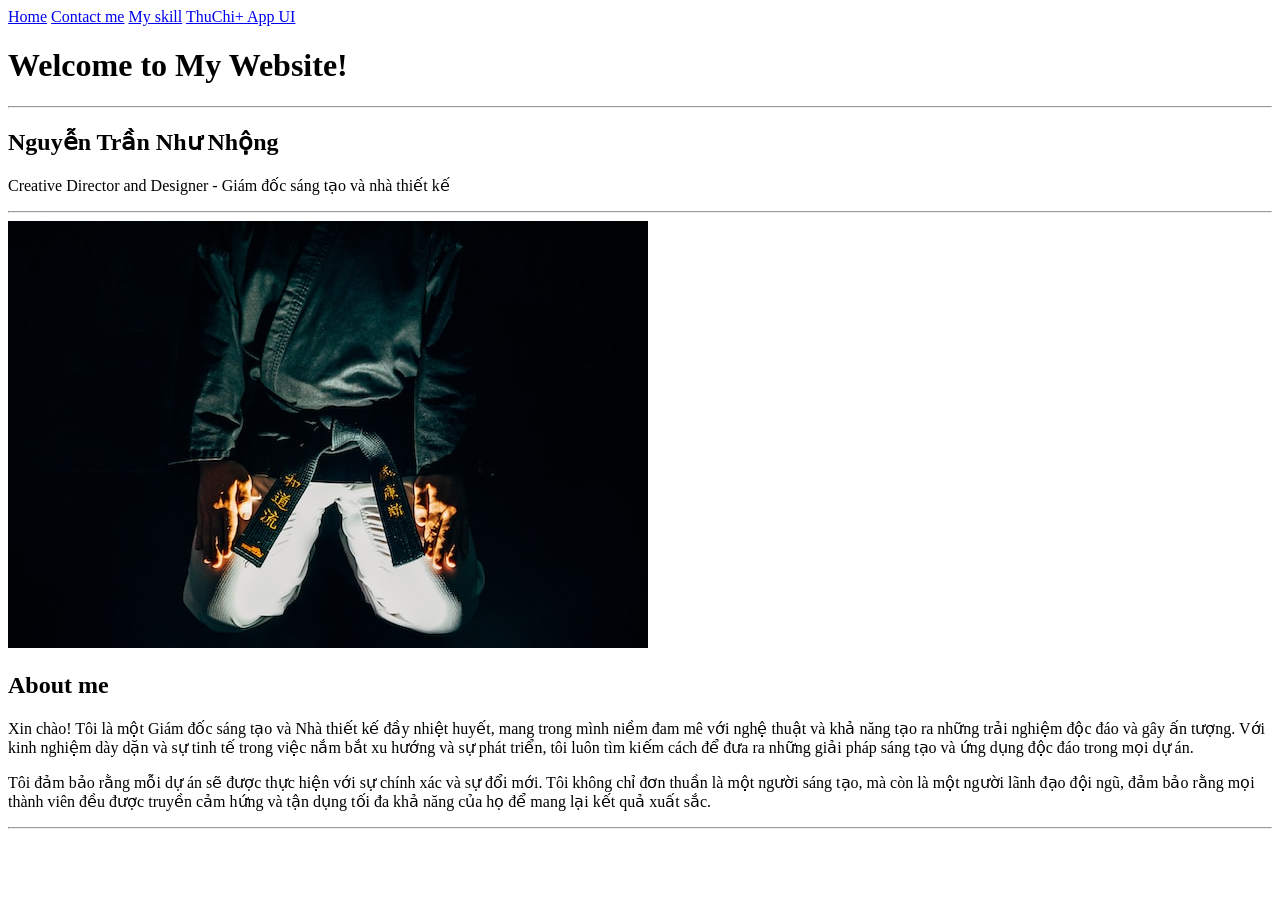
<file: index.html>
<!DOCTYPE html>
<html lang="vi">

<head>
    <meta charset="UTF-8">
    <meta http-equiv="X-UA-Compatible" content="IE=edge">
    <meta name="viewport" content="width=device-width, initial-scale=1.0">
    <title>Bài học multi page Website</title>
</head>

<body>
    <!-- Thêm các link điều hướng -->
    <!-- 1. Điều hướng về trang chủ -->
    <a href="./">Home</a>
    <!-- 2. Điều hướng đến contact.html -->
    <a href="./more-info/contact.html">Contact me</a>
    <!-- 3. Điều hướng đến my-skill.html -->
    <a href="./more-info/my-skill.html">My skill</a>
    <!-- 4. Điều hướng đến project ThuChi+ (expense app UI) -->
    <a href="./expense-app/index.html">ThuChi+ App UI</a>


    <h1>Welcome to My Website!</h1>
    <hr>
    <h2>Nguyễn Trần Như Nhộng</h2>
    <p>Creative Director and Designer - Giám đốc sáng tạo và nhà thiết kế</p>
    <hr>

    <!-- Thêm hình ảnh tuhoc.cc.jpg và khi click chuột sẽ điều hướng đến contact.html  -->
    <a href="./more-info/contact.html"><img src="./assets/images/tuhoc.cc.jpg" alt="tuhoc.cc"></a>
    <h2>About me</h2>
    <p>Xin chào! Tôi là một Giám đốc sáng tạo và Nhà thiết kế đầy nhiệt huyết, mang trong mình niềm đam mê với nghệ
        thuật và khả năng tạo ra những trải nghiệm độc đáo và gây ấn tượng. Với kinh nghiệm dày dặn và sự tinh tế trong
        việc nắm bắt xu hướng và sự phát triển, tôi luôn tìm kiếm cách để đưa ra những giải pháp sáng tạo và ứng dụng
        độc đáo trong mọi dự án.</p>
    <p>Tôi đảm bảo rằng mỗi dự án sẽ được thực hiện với sự chính xác và sự đổi mới. Tôi không chỉ đơn thuần là một người
        sáng tạo, mà còn là một người lãnh đạo đội ngũ, đảm bảo rằng mọi thành viên đều được truyền cảm hứng và tận dụng
        tối đa khả năng của họ để mang lại kết quả xuất sắc.</p>
    <hr>


</body>

</html>
</file>
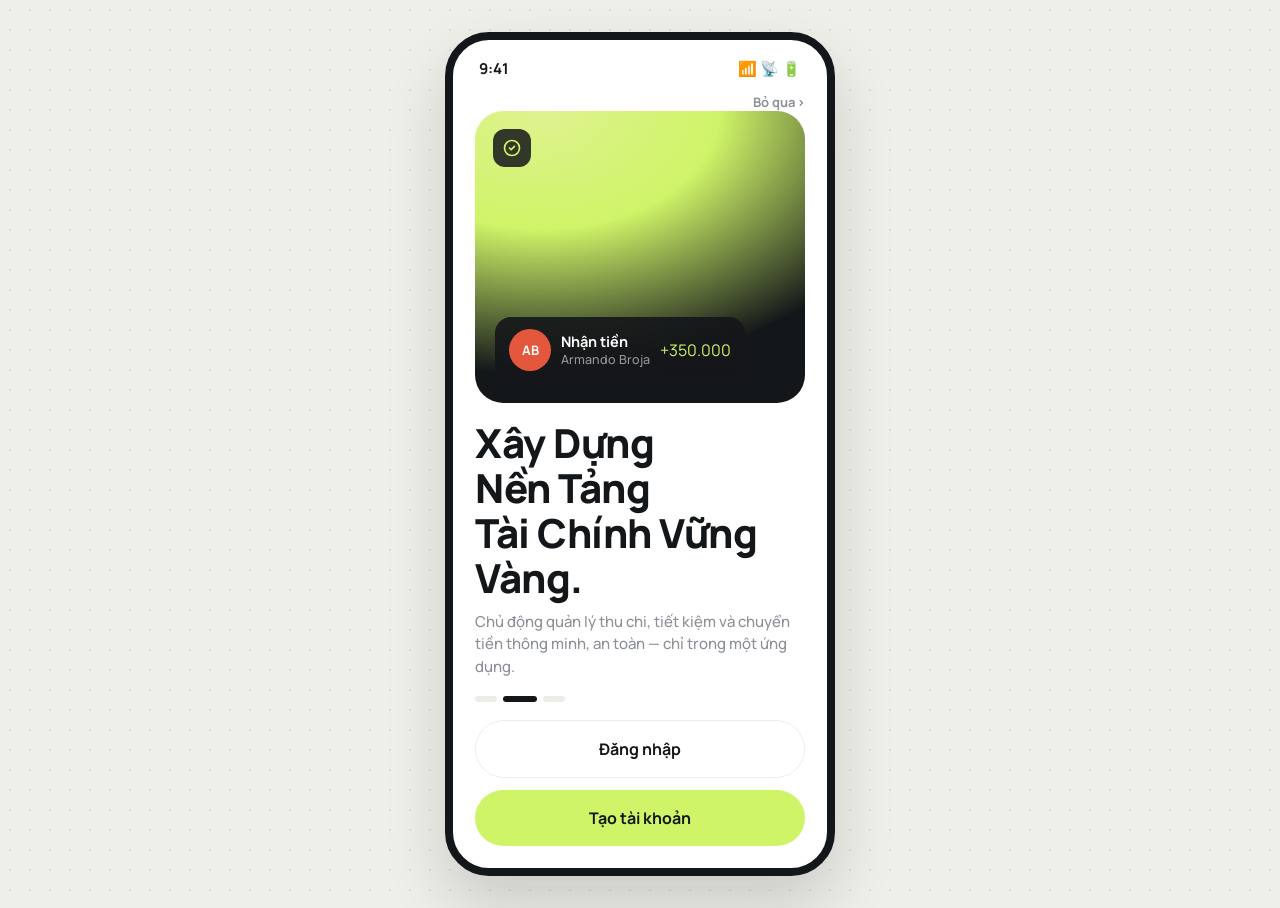
<file: expense-app/index.html>
<!DOCTYPE html>
<html lang="vi">

<head>
  <meta charset="UTF-8">
  <meta name="viewport" content="width=device-width, initial-scale=1.0">
  <title>ThuChi+ | Onboarding</title>
  <link rel="stylesheet" href="./css/style.css">
</head>

<body>
  <div class="phone">
    <div class="status-bar">
      <span>9:41</span>
      <span class="status-icons">📶 📡 🔋</span>
    </div>

    <div class="screen">
      <a href="#" class="skip-link">Bỏ qua <span aria-hidden="true">›</span></a>

      <div class="onboarding-art">
        <div class="brand-mark">
          <svg width="20" height="20" viewBox="0 0 24 24" fill="none" stroke="#cff468" stroke-width="2" stroke-linecap="round" stroke-linejoin="round">
            <circle cx="12" cy="12" r="9"></circle>
            <path d="M9 12l2 2 4-4"></path>
          </svg>
        </div>
        <div class="float-card">
          <div class="tx-avatar" style="background:#e4573d;">AB</div>
          <div class="tx-info">
            <div class="tx-name" style="color:#fff;">Nhận tiền</div>
            <div class="tx-date" style="color:rgba(255,255,255,.55);">Armando Broja</div>
          </div>
          <div class="tx-value positive">+350.000</div>
        </div>
      </div>

      <h1 class="display-xl">Xây Dựng<br>Nền Tảng<br>Tài Chính Vững Vàng.</h1>
      <p class="body-md" style="margin-top:10px;">Chủ động quản lý thu chi, tiết kiệm và chuyển tiền thông minh, an toàn — chỉ trong một ứng dụng.</p>

      <div class="dots">
        <span></span>
        <span class="active"></span>
        <span></span>
      </div>

      <div class="stack gap-12 mt-auto">
        <a href="./login.html" class="btn btn-outline">Đăng nhập</a>
        <a href="./login.html?mode=register" class="btn btn-primary">Tạo tài khoản</a>
      </div>
    </div>
  </div>
</body>

</html>
</file>
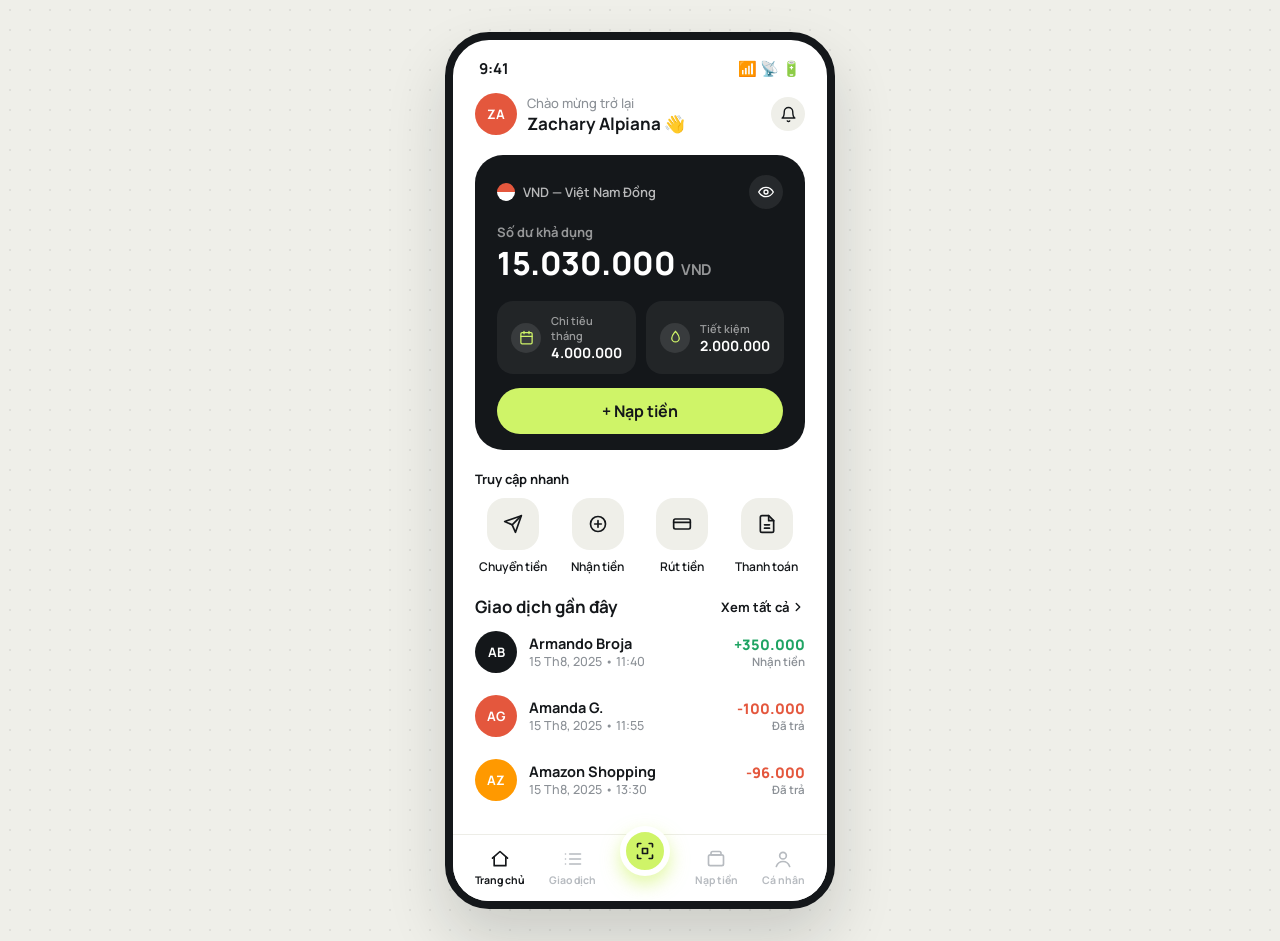
<file: expense-app/home.html>
<!DOCTYPE html>
<html lang="vi">

<head>
  <meta charset="UTF-8">
  <meta name="viewport" content="width=device-width, initial-scale=1.0">
  <title>ThuChi+ | Trang chủ</title>
  <link rel="stylesheet" href="./css/style.css">
</head>

<body>
  <div class="phone">
    <div class="status-bar">
      <span>9:41</span>
      <span class="status-icons">📶 📡 🔋</span>
    </div>

    <div class="screen" style="gap:20px;">
      <div class="section-head">
        <div style="display:flex; align-items:center; gap:10px;">
          <div class="tx-avatar" style="background:#e4573d;">ZA</div>
          <div>
            <div class="body-sm">Chào mừng trở lại</div>
            <div class="title-md">Zachary Alpiana 👋</div>
          </div>
        </div>
        <a href="#" class="icon-btn light" aria-label="Thông báo">
          <svg width="17" height="17" viewBox="0 0 24 24" fill="none" stroke="currentColor" stroke-width="2" stroke-linecap="round" stroke-linejoin="round"><path d="M18 8a6 6 0 0 0-12 0c0 7-3 9-3 9h18s-3-2-3-9"></path><path d="M13.7 21a2 2 0 0 1-3.4 0"></path></svg>
        </a>
      </div>

      <div class="balance-card">
        <div class="currency-row">
          <div class="currency-tag"><span class="flag-dot"></span> VND — Việt Nam Đồng</div>
          <button class="icon-btn" aria-label="Ẩn số dư">
            <svg width="16" height="16" viewBox="0 0 24 24" fill="none" stroke="currentColor" stroke-width="2" stroke-linecap="round" stroke-linejoin="round"><path d="M1 12s4-7 11-7 11 7 11 7-4 7-11 7-11-7-11-7z"></path><circle cx="12" cy="12" r="3"></circle></svg>
          </button>
        </div>
        <div class="body-sm" style="color:rgba(255,255,255,.55); font-weight:700;">Số dư khả dụng</div>
        <div class="balance-amount">15.030.000 <span class="code">VND</span></div>

        <div class="balance-stats">
          <div class="balance-stat">
            <span class="stat-icon">
              <svg width="15" height="15" viewBox="0 0 24 24" fill="none" stroke="#cff468" stroke-width="2" stroke-linecap="round" stroke-linejoin="round"><rect x="3" y="4" width="18" height="18" rx="2"></rect><path d="M16 2v4M8 2v4M3 10h18"></path></svg>
            </span>
            <div>
              <div class="stat-label">Chi tiêu tháng</div>
              <div class="stat-value">4.000.000</div>
            </div>
          </div>
          <div class="balance-stat">
            <span class="stat-icon">
              <svg width="15" height="15" viewBox="0 0 24 24" fill="none" stroke="#cff468" stroke-width="2" stroke-linecap="round" stroke-linejoin="round"><path d="M12 2C9 6 6 9 6 13a6 6 0 0 0 12 0c0-4-3-7-6-11z"></path></svg>
            </span>
            <div>
              <div class="stat-label">Tiết kiệm</div>
              <div class="stat-value">2.000.000</div>
            </div>
          </div>
        </div>

        <a href="#" class="btn btn-primary" style="margin-top:14px; padding:12px;">+ Nạp tiền</a>
      </div>

      <div>
        <div class="body-sm" style="font-weight:700; color:var(--text); margin-bottom:10px;">Truy cập nhanh</div>
        <div class="quick-access">
          <a href="./transfer.html">
            <span class="qa-icon">
              <svg width="20" height="20" viewBox="0 0 24 24" fill="none" stroke="currentColor" stroke-width="2" stroke-linecap="round" stroke-linejoin="round"><path d="M22 2L11 13"></path><path d="M22 2l-7 20-4-9-9-4 20-7z"></path></svg>
            </span>
            <span>Chuyển tiền</span>
          </a>
          <a href="#">
            <span class="qa-icon">
              <svg width="20" height="20" viewBox="0 0 24 24" fill="none" stroke="currentColor" stroke-width="2" stroke-linecap="round" stroke-linejoin="round"><circle cx="12" cy="12" r="9"></circle><path d="M12 8v8M8 12h8"></path></svg>
            </span>
            <span>Nhận tiền</span>
          </a>
          <a href="#">
            <span class="qa-icon">
              <svg width="20" height="20" viewBox="0 0 24 24" fill="none" stroke="currentColor" stroke-width="2" stroke-linecap="round" stroke-linejoin="round"><rect x="2" y="6" width="20" height="12" rx="2"></rect><path d="M2 10h20"></path></svg>
            </span>
            <span>Rút tiền</span>
          </a>
          <a href="#">
            <span class="qa-icon">
              <svg width="20" height="20" viewBox="0 0 24 24" fill="none" stroke="currentColor" stroke-width="2" stroke-linecap="round" stroke-linejoin="round"><path d="M14 2H6a2 2 0 0 0-2 2v16a2 2 0 0 0 2 2h12a2 2 0 0 0 2-2V8z"></path><path d="M14 2v6h6M9 13h6M9 17h6"></path></svg>
            </span>
            <span>Thanh toán</span>
          </a>
        </div>
      </div>

      <div>
        <div class="section-head" style="margin-bottom:2px;">
          <div class="title-md">Giao dịch gần đây</div>
          <a href="./transactions.html" class="see-all">Xem tất cả
            <svg width="14" height="14" viewBox="0 0 24 24" fill="none" stroke="currentColor" stroke-width="2.4" stroke-linecap="round" stroke-linejoin="round"><path d="M9 18l6-6-6-6"></path></svg>
          </a>
        </div>

        <ul class="tx-list">
          <li class="tx-item">
            <div class="tx-avatar" style="background:#14171a;">AB</div>
            <div class="tx-info">
              <div class="tx-name">Armando Broja</div>
              <div class="tx-date">15 Th8, 2025 • 11:40</div>
            </div>
            <div class="tx-amount">
              <div class="tx-value positive">+350.000</div>
              <div class="tx-type">Nhận tiền</div>
            </div>
          </li>
          <li class="tx-item">
            <div class="tx-avatar" style="background:#e4573d;">AG</div>
            <div class="tx-info">
              <div class="tx-name">Amanda G.</div>
              <div class="tx-date">15 Th8, 2025 • 11:55</div>
            </div>
            <div class="tx-amount">
              <div class="tx-value negative">-100.000</div>
              <div class="tx-type">Đã trả</div>
            </div>
          </li>
          <li class="tx-item">
            <div class="tx-avatar" style="background:#ff9900;">AZ</div>
            <div class="tx-info">
              <div class="tx-name">Amazon Shopping</div>
              <div class="tx-date">15 Th8, 2025 • 13:30</div>
            </div>
            <div class="tx-amount">
              <div class="tx-value negative">-96.000</div>
              <div class="tx-type">Đã trả</div>
            </div>
          </li>
        </ul>
      </div>
    </div>

    <nav class="bottom-nav">
      <a href="./home.html" class="nav-item active">
        <svg width="20" height="20" viewBox="0 0 24 24" fill="none" stroke="currentColor" stroke-width="2" stroke-linecap="round" stroke-linejoin="round"><path d="M3 11l9-8 9 8"></path><path d="M5 10v10h14V10"></path></svg>
        <span>Trang chủ</span>
      </a>
      <a href="./transactions.html" class="nav-item">
        <svg width="20" height="20" viewBox="0 0 24 24" fill="none" stroke="currentColor" stroke-width="2" stroke-linecap="round" stroke-linejoin="round"><path d="M8 6h13M8 12h13M8 18h13"></path><path d="M3 6h.01M3 12h.01M3 18h.01"></path></svg>
        <span>Giao dịch</span>
      </a>
      <a href="#" class="nav-scan" aria-label="Quét mã">
        <svg width="20" height="20" viewBox="0 0 24 24" fill="none" stroke="currentColor" stroke-width="2" stroke-linecap="round" stroke-linejoin="round"><path d="M3 7V4a1 1 0 0 1 1-1h3M17 3h3a1 1 0 0 1 1 1v3M21 17v3a1 1 0 0 1-1 1h-3M7 21H4a1 1 0 0 1-1-1v-3"></path><rect x="9" y="9" width="6" height="6"></rect></svg>
      </a>
      <a href="#" class="nav-item">
        <svg width="20" height="20" viewBox="0 0 24 24" fill="none" stroke="currentColor" stroke-width="2" stroke-linecap="round" stroke-linejoin="round"><rect x="3" y="7" width="18" height="13" rx="2"></rect><path d="M16 3H8a2 2 0 0 0-2 2v2h12V5a2 2 0 0 0-2-2z"></path></svg>
        <span>Nạp tiền</span>
      </a>
      <a href="#" class="nav-item">
        <svg width="20" height="20" viewBox="0 0 24 24" fill="none" stroke="currentColor" stroke-width="2" stroke-linecap="round" stroke-linejoin="round"><circle cx="12" cy="8" r="4"></circle><path d="M4 21c1.5-4 5-6 8-6s6.5 2 8 6"></path></svg>
        <span>Cá nhân</span>
      </a>
    </nav>
  </div>
</body>

</html>
</file>
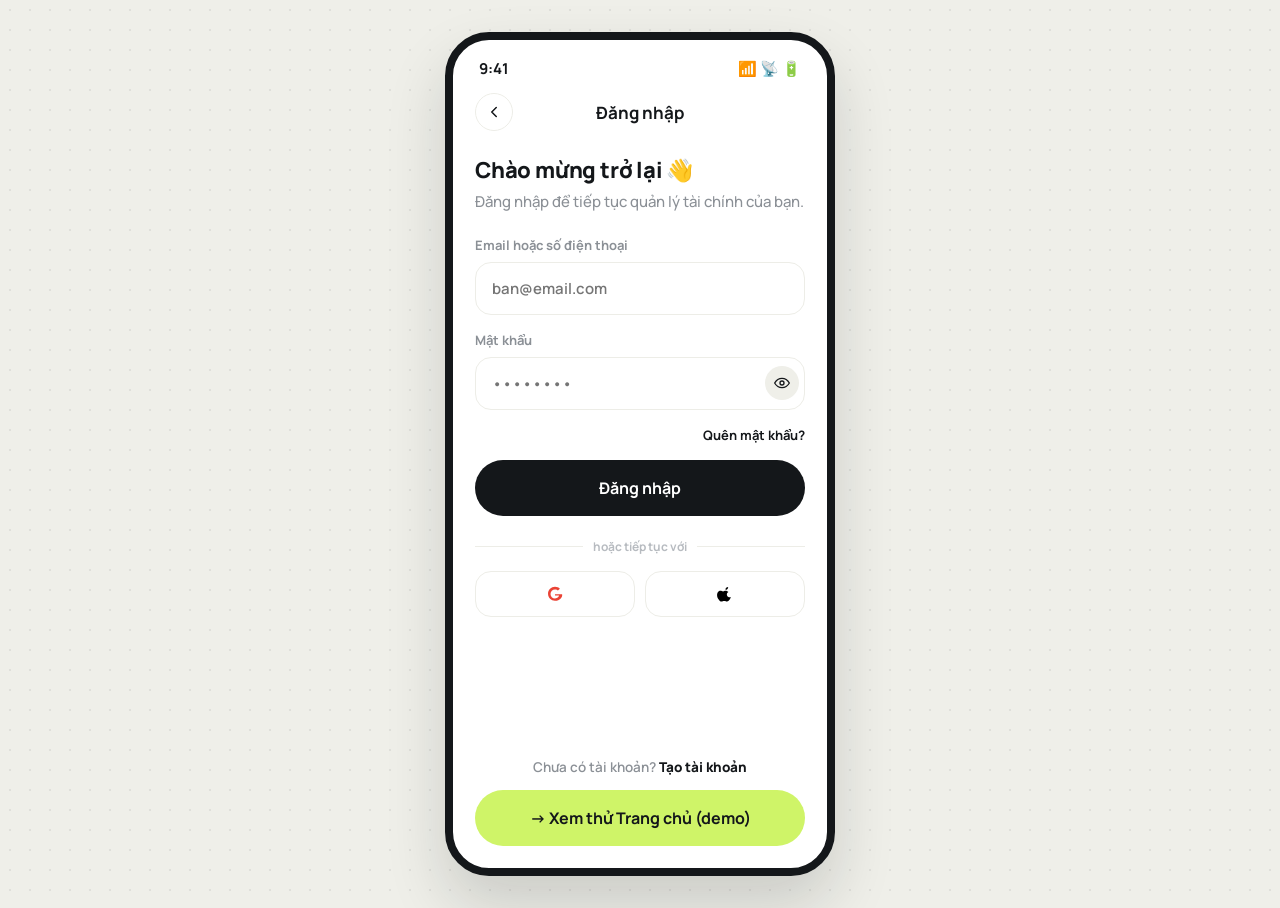
<file: expense-app/login.html>
<!DOCTYPE html>
<html lang="vi">

<head>
  <meta charset="UTF-8">
  <meta name="viewport" content="width=device-width, initial-scale=1.0">
  <title>ThuChi+ | Đăng nhập</title>
  <link rel="stylesheet" href="./css/style.css">
</head>

<body>
  <div class="phone">
    <div class="status-bar">
      <span>9:41</span>
      <span class="status-icons">📶 📡 🔋</span>
    </div>

    <div class="screen">
      <div class="top-bar">
        <a href="./index.html" class="circle-btn" aria-label="Quay lại">
          <svg width="18" height="18" viewBox="0 0 24 24" fill="none" stroke="currentColor" stroke-width="2" stroke-linecap="round" stroke-linejoin="round"><path d="M15 18l-6-6 6-6"></path></svg>
        </a>
        <span class="title-md">Đăng nhập</span>
        <span style="width:38px;"></span>
      </div>

      <div style="margin:18px 0 22px;">
        <h1 class="title-lg">Chào mừng trở lại 👋</h1>
        <p class="body-md" style="margin-top:6px;">Đăng nhập để tiếp tục quản lý tài chính của bạn.</p>
      </div>

      <form class="stack gap-16" onsubmit="return false;">
        <div class="field">
          <label for="email">Email hoặc số điện thoại</label>
          <input id="email" type="text" placeholder="ban@email.com" autocomplete="username">
        </div>

        <div class="field">
          <label for="password">Mật khẩu</label>
          <div class="field-pw-wrap">
            <input id="password" type="password" placeholder="••••••••" autocomplete="current-password">
            <button type="button" class="icon-btn light" aria-label="Hiện mật khẩu">
              <svg width="16" height="16" viewBox="0 0 24 24" fill="none" stroke="currentColor" stroke-width="2" stroke-linecap="round" stroke-linejoin="round"><path d="M1 12s4-7 11-7 11 7 11 7-4 7-11 7-11-7-11-7z"></path><circle cx="12" cy="12" r="3"></circle></svg>
            </button>
          </div>
        </div>

        <a href="#" class="body-sm" style="align-self:flex-end; font-weight:700; color:var(--text);">Quên mật khẩu?</a>

        <button type="submit" class="btn btn-dark">Đăng nhập</button>
      </form>

      <div class="stack gap-16" style="margin-top:22px;">
        <div class="divider-text">hoặc tiếp tục với</div>
        <div class="social-row">
          <button class="social-btn" aria-label="Đăng nhập với Google">
            <svg width="18" height="18" viewBox="0 0 24 24"><path fill="#EA4335" d="M12 10.2v3.9h5.5c-.24 1.3-1.7 3.8-5.5 3.8-3.3 0-6-2.7-6-6s2.7-6 6-6c1.9 0 3.1.8 3.9 1.5l2.6-2.5C16.9 3.4 14.7 2.4 12 2.4 6.9 2.4 2.7 6.6 2.7 11.7S6.9 21 12 21c6.9 0 9.6-4.9 9.6-7.4 0-.5-.1-.9-.1-1.3H12z"></path></svg>
          </button>
          <button class="social-btn" aria-label="Đăng nhập với Apple">
            <svg width="16" height="16" viewBox="0 0 24 24" fill="currentColor"><path d="M16.7 1.4c.1 1.1-.3 2.2-1 3-.7.8-1.9 1.5-3 1.4-.1-1.1.4-2.2 1-3 .8-.8 2-1.3 3-1.4zM20.9 17c-.6 1.3-.9 1.9-1.6 3-1 1.5-2.5 3.4-4.3 3.4-1.6 0-2-1-4.1-1s-2.6 1-4.2 1c-1.8 0-3.2-1.7-4.2-3.2C.1 17.1-.7 12.6 1 9.6c.9-1.6 2.5-2.6 4.1-2.6 1.6 0 2.6 1.1 4 1.1 1.3 0 2.1-1.1 4-1.1 1.4 0 2.9.8 4 2.1-3.5 1.9-2.9 6.9.8 7.9z"></path></svg>
          </button>
        </div>
      </div>

      <p class="auth-switch mt-auto">Chưa có tài khoản? <a href="./index.html">Tạo tài khoản</a></p>
      <a href="./home.html" class="btn btn-primary" style="margin-top:14px;">→ Xem thử Trang chủ (demo)</a>
    </div>
  </div>
</body>

</html>
</file>
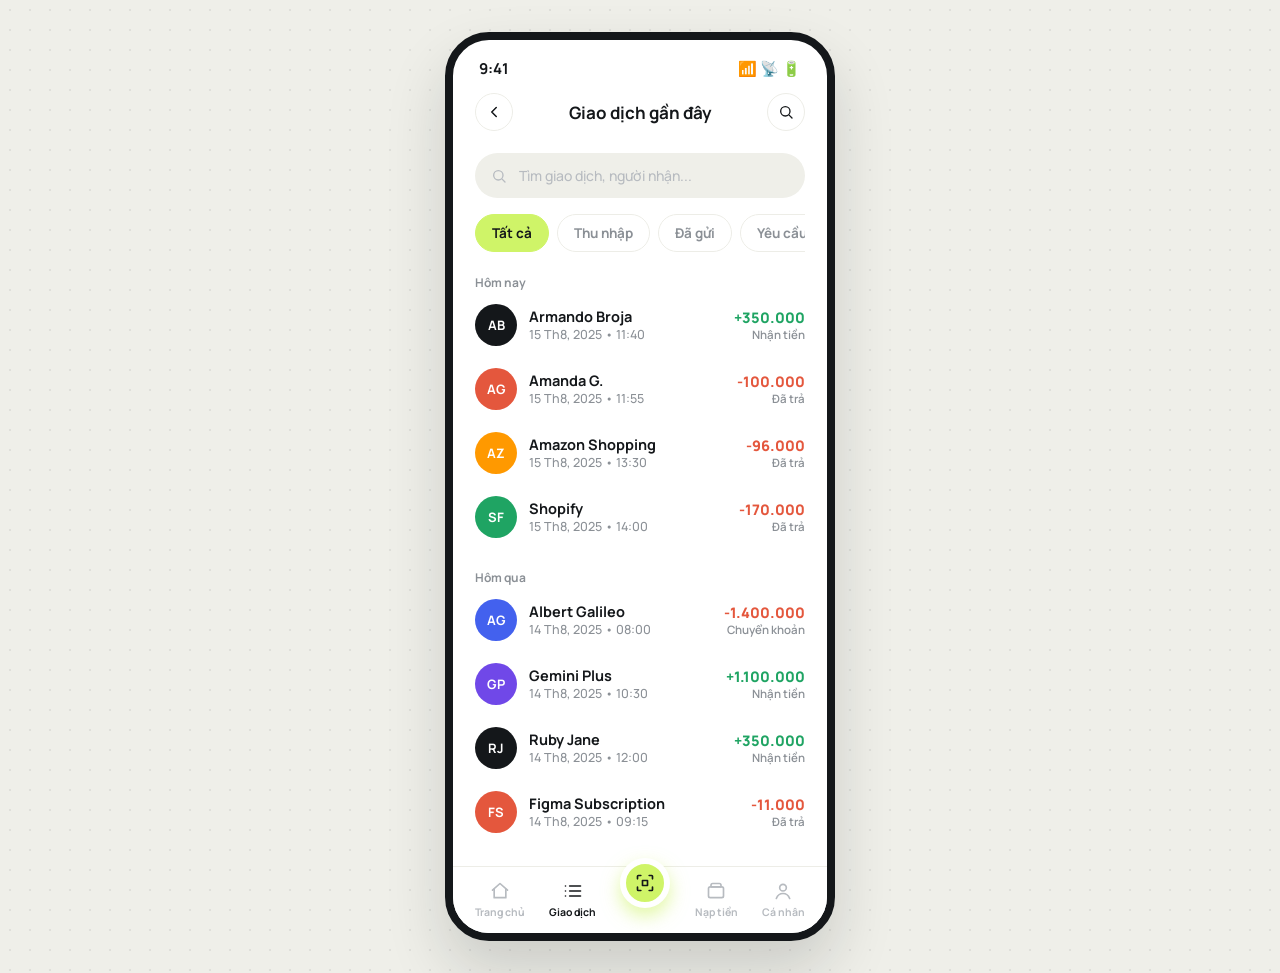
<file: expense-app/transactions.html>
<!DOCTYPE html>
<html lang="vi">

<head>
  <meta charset="UTF-8">
  <meta name="viewport" content="width=device-width, initial-scale=1.0">
  <title>ThuChi+ | Giao dịch gần đây</title>
  <link rel="stylesheet" href="./css/style.css">
</head>

<body>
  <div class="phone">
    <div class="status-bar">
      <span>9:41</span>
      <span class="status-icons">📶 📡 🔋</span>
    </div>

    <div class="screen" style="gap:16px;">
      <div class="top-bar">
        <a href="./home.html" class="circle-btn" aria-label="Quay lại">
          <svg width="18" height="18" viewBox="0 0 24 24" fill="none" stroke="currentColor" stroke-width="2" stroke-linecap="round" stroke-linejoin="round"><path d="M15 18l-6-6 6-6"></path></svg>
        </a>
        <span class="title-md">Giao dịch gần đây</span>
        <button class="circle-btn" aria-label="Tìm kiếm">
          <svg width="16" height="16" viewBox="0 0 24 24" fill="none" stroke="currentColor" stroke-width="2" stroke-linecap="round" stroke-linejoin="round"><circle cx="11" cy="11" r="7"></circle><path d="M21 21l-4.3-4.3"></path></svg>
        </button>
      </div>

      <div class="search-field">
        <svg width="16" height="16" viewBox="0 0 24 24" fill="none" stroke="currentColor" stroke-width="2" stroke-linecap="round" stroke-linejoin="round" style="color:var(--text-faint); flex-shrink:0;"><circle cx="11" cy="11" r="7"></circle><path d="M21 21l-4.3-4.3"></path></svg>
        <input type="text" placeholder="Tìm giao dịch, người nhận...">
      </div>

      <div class="tabs">
        <button class="tab active">Tất cả</button>
        <button class="tab">Thu nhập</button>
        <button class="tab">Đã gửi</button>
        <button class="tab">Yêu cầu</button>
        <button class="tab">Chuyển khoản</button>
      </div>

      <div>
        <div class="tx-group-label">Hôm nay</div>
        <ul class="tx-list">
          <li class="tx-item">
            <div class="tx-avatar" style="background:#14171a;">AB</div>
            <div class="tx-info"><div class="tx-name">Armando Broja</div><div class="tx-date">15 Th8, 2025 • 11:40</div></div>
            <div class="tx-amount"><div class="tx-value positive">+350.000</div><div class="tx-type">Nhận tiền</div></div>
          </li>
          <li class="tx-item">
            <div class="tx-avatar" style="background:#e4573d;">AG</div>
            <div class="tx-info"><div class="tx-name">Amanda G.</div><div class="tx-date">15 Th8, 2025 • 11:55</div></div>
            <div class="tx-amount"><div class="tx-value negative">-100.000</div><div class="tx-type">Đã trả</div></div>
          </li>
          <li class="tx-item">
            <div class="tx-avatar" style="background:#ff9900;">AZ</div>
            <div class="tx-info"><div class="tx-name">Amazon Shopping</div><div class="tx-date">15 Th8, 2025 • 13:30</div></div>
            <div class="tx-amount"><div class="tx-value negative">-96.000</div><div class="tx-type">Đã trả</div></div>
          </li>
          <li class="tx-item">
            <div class="tx-avatar" style="background:#1fa463;">SF</div>
            <div class="tx-info"><div class="tx-name">Shopify</div><div class="tx-date">15 Th8, 2025 • 14:00</div></div>
            <div class="tx-amount"><div class="tx-value negative">-170.000</div><div class="tx-type">Đã trả</div></div>
          </li>
        </ul>
      </div>

      <div>
        <div class="tx-group-label">Hôm qua</div>
        <ul class="tx-list">
          <li class="tx-item">
            <div class="tx-avatar" style="background:#4361ee;">AG</div>
            <div class="tx-info"><div class="tx-name">Albert Galileo</div><div class="tx-date">14 Th8, 2025 • 08:00</div></div>
            <div class="tx-amount"><div class="tx-value negative">-1.400.000</div><div class="tx-type">Chuyển khoản</div></div>
          </li>
          <li class="tx-item">
            <div class="tx-avatar" style="background:#7048e8;">GP</div>
            <div class="tx-info"><div class="tx-name">Gemini Plus</div><div class="tx-date">14 Th8, 2025 • 10:30</div></div>
            <div class="tx-amount"><div class="tx-value positive">+1.100.000</div><div class="tx-type">Nhận tiền</div></div>
          </li>
          <li class="tx-item">
            <div class="tx-avatar" style="background:#14171a;">RJ</div>
            <div class="tx-info"><div class="tx-name">Ruby Jane</div><div class="tx-date">14 Th8, 2025 • 12:00</div></div>
            <div class="tx-amount"><div class="tx-value positive">+350.000</div><div class="tx-type">Nhận tiền</div></div>
          </li>
          <li class="tx-item">
            <div class="tx-avatar" style="background:#e4573d;">FS</div>
            <div class="tx-info"><div class="tx-name">Figma Subscription</div><div class="tx-date">14 Th8, 2025 • 09:15</div></div>
            <div class="tx-amount"><div class="tx-value negative">-11.000</div><div class="tx-type">Đã trả</div></div>
          </li>
        </ul>
      </div>
    </div>

    <nav class="bottom-nav">
      <a href="./home.html" class="nav-item">
        <svg width="20" height="20" viewBox="0 0 24 24" fill="none" stroke="currentColor" stroke-width="2" stroke-linecap="round" stroke-linejoin="round"><path d="M3 11l9-8 9 8"></path><path d="M5 10v10h14V10"></path></svg>
        <span>Trang chủ</span>
      </a>
      <a href="./transactions.html" class="nav-item active">
        <svg width="20" height="20" viewBox="0 0 24 24" fill="none" stroke="currentColor" stroke-width="2" stroke-linecap="round" stroke-linejoin="round"><path d="M8 6h13M8 12h13M8 18h13"></path><path d="M3 6h.01M3 12h.01M3 18h.01"></path></svg>
        <span>Giao dịch</span>
      </a>
      <a href="#" class="nav-scan" aria-label="Quét mã">
        <svg width="20" height="20" viewBox="0 0 24 24" fill="none" stroke="currentColor" stroke-width="2" stroke-linecap="round" stroke-linejoin="round"><path d="M3 7V4a1 1 0 0 1 1-1h3M17 3h3a1 1 0 0 1 1 1v3M21 17v3a1 1 0 0 1-1 1h-3M7 21H4a1 1 0 0 1-1-1v-3"></path><rect x="9" y="9" width="6" height="6"></rect></svg>
      </a>
      <a href="#" class="nav-item">
        <svg width="20" height="20" viewBox="0 0 24 24" fill="none" stroke="currentColor" stroke-width="2" stroke-linecap="round" stroke-linejoin="round"><rect x="3" y="7" width="18" height="13" rx="2"></rect><path d="M16 3H8a2 2 0 0 0-2 2v2h12V5a2 2 0 0 0-2-2z"></path></svg>
        <span>Nạp tiền</span>
      </a>
      <a href="#" class="nav-item">
        <svg width="20" height="20" viewBox="0 0 24 24" fill="none" stroke="currentColor" stroke-width="2" stroke-linecap="round" stroke-linejoin="round"><circle cx="12" cy="8" r="4"></circle><path d="M4 21c1.5-4 5-6 8-6s6.5 2 8 6"></path></svg>
        <span>Cá nhân</span>
      </a>
    </nav>
  </div>
</body>

</html>
</file>
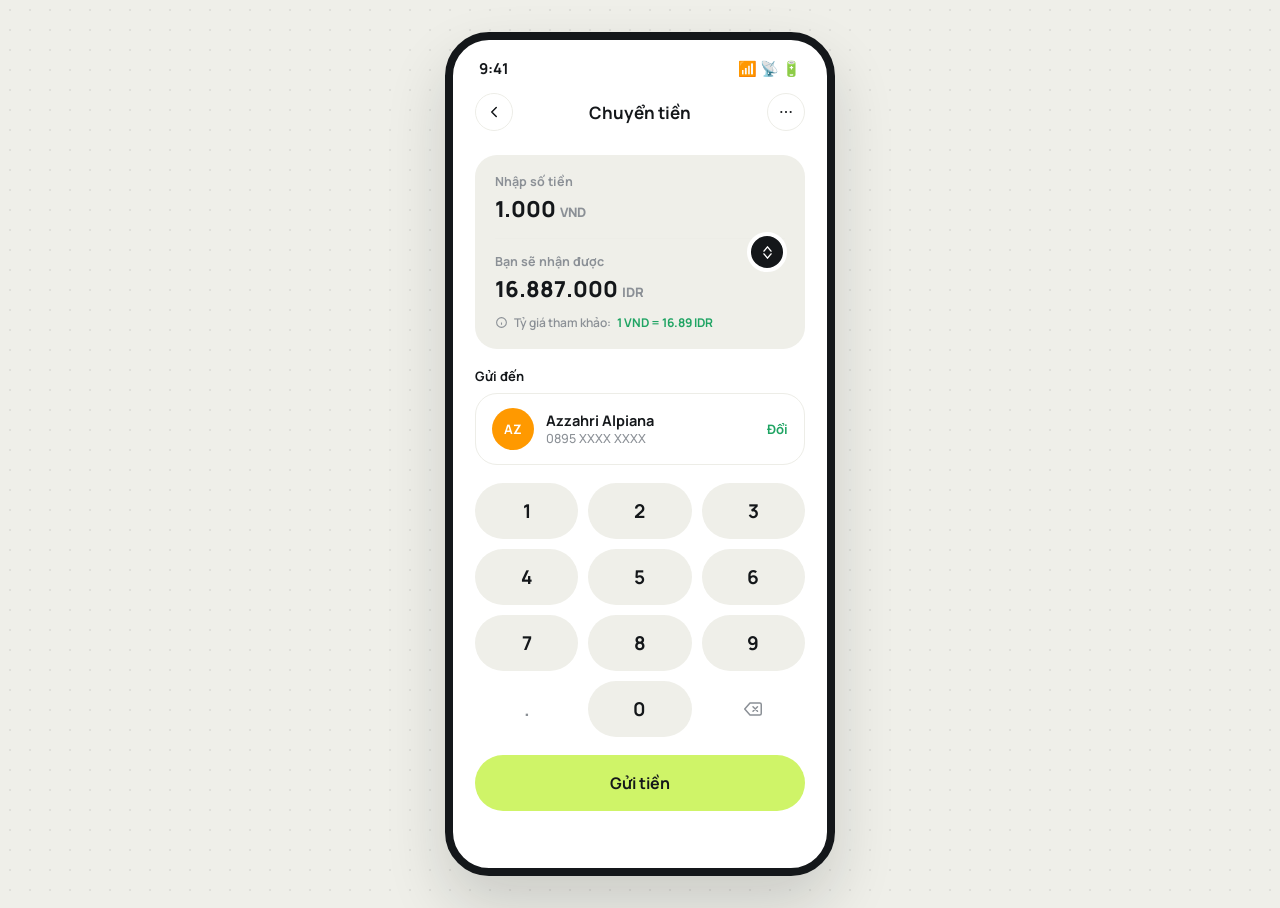
<file: expense-app/transfer.html>
<!DOCTYPE html>
<html lang="vi">

<head>
  <meta charset="UTF-8">
  <meta name="viewport" content="width=device-width, initial-scale=1.0">
  <title>ThuChi+ | Chuyển tiền</title>
  <link rel="stylesheet" href="./css/style.css">
</head>

<body>
  <div class="phone">
    <div class="status-bar">
      <span>9:41</span>
      <span class="status-icons">📶 📡 🔋</span>
    </div>

    <div class="screen" style="gap:18px;">
      <div class="top-bar">
        <a href="./home.html" class="circle-btn" aria-label="Quay lại">
          <svg width="18" height="18" viewBox="0 0 24 24" fill="none" stroke="currentColor" stroke-width="2" stroke-linecap="round" stroke-linejoin="round"><path d="M15 18l-6-6 6-6"></path></svg>
        </a>
        <span class="title-md">Chuyển tiền</span>
        <button class="circle-btn" aria-label="Thêm">
          <svg width="16" height="16" viewBox="0 0 24 24" fill="currentColor"><circle cx="5" cy="12" r="1.6"></circle><circle cx="12" cy="12" r="1.6"></circle><circle cx="19" cy="12" r="1.6"></circle></svg>
        </button>
      </div>

      <div class="amount-card">
        <div class="amount-row">
          <div>
            <div class="label">Nhập số tiền</div>
            <div class="value">1.000 <span style="font-size:13px; color:var(--text-muted);">VND</span></div>
          </div>
        </div>
        <div class="amount-divider"></div>
        <div class="amount-row">
          <div>
            <div class="label">Bạn sẽ nhận được</div>
            <div class="value">16.887.000 <span style="font-size:13px; color:var(--text-muted);">IDR</span></div>
          </div>
        </div>
        <span class="swap-btn" aria-hidden="true">
          <svg width="17" height="17" viewBox="0 0 24 24" fill="none" stroke="currentColor" stroke-width="2" stroke-linecap="round" stroke-linejoin="round"><path d="M7 10l5-6 5 6M7 14l5 6 5-6"></path></svg>
        </span>
        <div class="rate-row">
          <svg width="13" height="13" viewBox="0 0 24 24" fill="none" stroke="currentColor" stroke-width="2"><circle cx="12" cy="12" r="9"></circle><path d="M12 16v-4M12 8h.01"></path></svg>
          Tỷ giá tham khảo: <b>1 VND = 16.89 IDR</b>
        </div>
      </div>

      <div>
        <div class="body-sm" style="font-weight:700; color:var(--text); margin-bottom:8px;">Gửi đến</div>
        <div class="recipient-card">
          <div class="tx-avatar" style="background:#ff9900;">AZ</div>
          <div class="tx-info">
            <div class="tx-name">Azzahri Alpiana</div>
            <div class="tx-date">0895 XXXX XXXX</div>
          </div>
          <a href="#" class="change-link">Đổi</a>
        </div>
      </div>

      <div class="numpad">
        <button>1</button>
        <button>2</button>
        <button>3</button>
        <button>4</button>
        <button>5</button>
        <button>6</button>
        <button>7</button>
        <button>8</button>
        <button>9</button>
        <button class="ghost">.</button>
        <button>0</button>
        <button class="ghost" aria-label="Xoá">
          <svg width="18" height="18" viewBox="0 0 24 24" fill="none" stroke="currentColor" stroke-width="2" stroke-linecap="round" stroke-linejoin="round"><path d="M21 4H8l-7 8 7 8h13a2 2 0 0 0 2-2V6a2 2 0 0 0-2-2z"></path><path d="M18 9l-6 6M12 9l6 6"></path></svg>
        </button>
      </div>

      <a href="#" class="btn btn-primary">Gửi tiền</a>
    </div>
  </div>
</body>

</html>
</file>
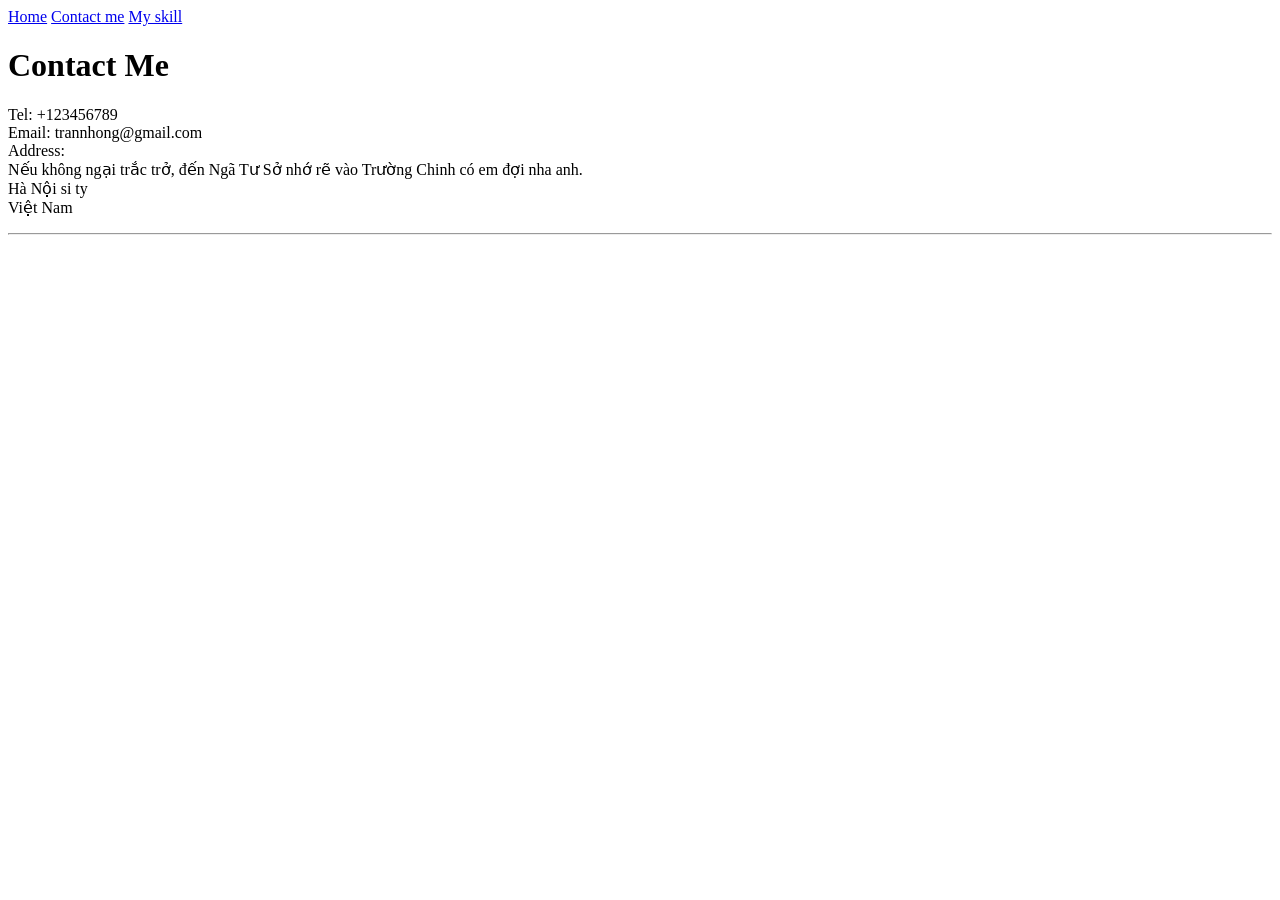
<file: more-info/contact.html>
<!DOCTYPE html>
<html lang="vi">

<head>
  <meta charset="UTF-8">
  <meta http-equiv="X-UA-Compatible" content="IE=edge">
  <meta name="viewport" content="width=device-width, initial-scale=1.0">
  <title>Contact Me</title>
</head>

<body>
  <!-- Thêm các link điều hướng -->
  <!-- 1. Điều hướng về trang chủ -->
  <a href="../index.html">Home</a>
  <!-- 2. Điều hướng đến contact.html -->
  <a href="./contact.html">Contact me</a>
  <!-- 3. Điều hướng đến my-skill.html -->
  <a href="./my-skill.html">My skill</a>

  <h1>Contact Me</h1>
  <p>Tel: +123456789 <br>
    Email: trannhong@gmail.com<br>
    Address:<br>
    Nếu không ngại trắc trở, đến Ngã Tư Sở nhớ rẽ vào Trường Chinh có em đợi nha anh. <br />
    Hà Nội si ty<br />
    Việt Nam <br />
  </p>
  <hr>
</body>

</html>
</file>
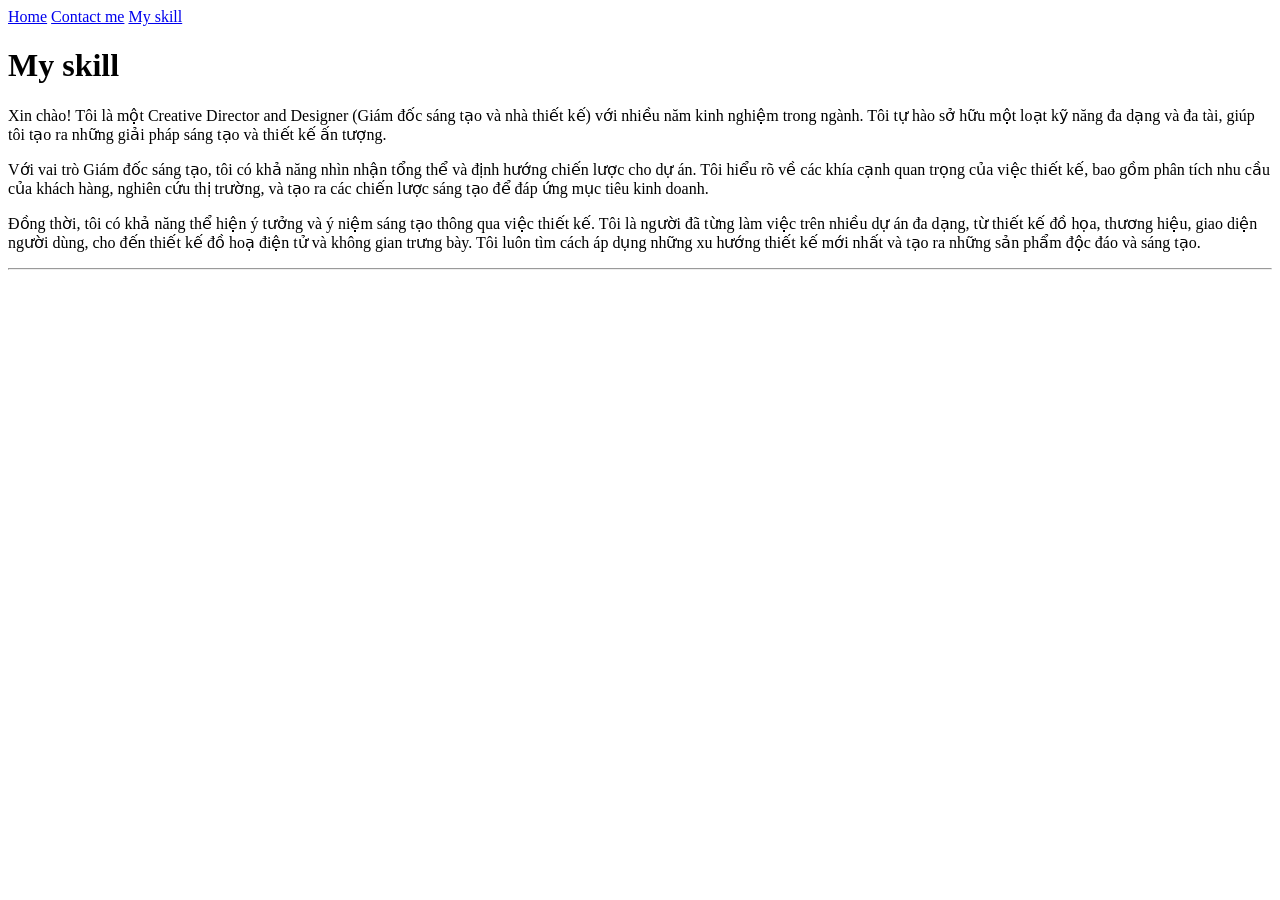
<file: more-info/my-skill.html>
<!DOCTYPE html>
<html lang="vi">

<head>
  <meta charset="UTF-8">
  <meta http-equiv="X-UA-Compatible" content="IE=edge">
  <meta name="viewport" content="width=device-width, initial-scale=1.0">
  <title>my skill</title>
</head>

<body>
  <!-- Thêm các link điều hướng -->
  <!-- 1. Điều hướng về trang chủ -->
  <a href="../index.html">Home</a>
  <!-- 2. Điều hướng đến contact.html -->
  <a href="./contact.html">Contact me</a>
  <!-- 3. Điều hướng đến my-skill.html -->
  <a href="./my-skill.html">My skill</a>

  <h1>My skill</h1>
  <p>Xin chào! Tôi là một Creative Director and Designer (Giám đốc sáng tạo và nhà thiết kế) với nhiều năm kinh nghiệm
    trong ngành. Tôi tự hào sở hữu một loạt kỹ năng đa dạng và đa tài, giúp tôi tạo ra những giải pháp sáng tạo và thiết
    kế ấn tượng.</p>
  <p>Với vai trò Giám đốc sáng tạo, tôi có khả năng nhìn nhận tổng thể và định hướng chiến lược cho dự án. Tôi hiểu rõ
    về các khía cạnh quan trọng của việc thiết kế, bao gồm phân tích nhu cầu của khách hàng, nghiên cứu thị trường, và
    tạo ra các chiến lược sáng tạo để đáp ứng mục tiêu kinh doanh.</p>
  <p>Đồng thời, tôi có khả năng thể hiện ý tưởng và ý niệm sáng tạo thông qua việc thiết kế. Tôi là người đã từng làm
    việc trên nhiều dự án đa dạng, từ thiết kế đồ họa, thương hiệu, giao diện người dùng, cho đến thiết kế đồ hoạ điện
    tử và không gian trưng bày. Tôi luôn tìm cách áp dụng những xu hướng thiết kế mới nhất và tạo ra những sản phẩm độc
    đáo và sáng tạo.</p>
  <hr>

</body>

</html>
</file>
<file: expense-app/css/style.css>
/* ==========================================================================
   ThuChi+ — Design tokens & shared components
   ========================================================================== */

@import url('https://fonts.googleapis.com/css2?family=Manrope:wght@400;500;600;700;800&display=swap');

:root {
  --bg: #efefe9;
  --surface: #ffffff;
  --dark: #14171a;
  --dark-soft: #2a2e32;
  --accent: #cff468;
  --accent-ink: #14171a;
  --text: #14171a;
  --text-muted: #8b9096;
  --text-faint: #b7bbc0;
  --border: #edede7;
  --success: #1fa463;
  --success-bg: #e7f7ee;
  --danger: #e4573d;
  --danger-bg: #fcece8;

  --radius-xl: 28px;
  --radius-lg: 22px;
  --radius-md: 16px;
  --radius-sm: 10px;
  --radius-pill: 999px;

  --shadow-card: 0 10px 24px rgba(20, 23, 26, 0.06);
  --shadow-phone: 0 30px 60px rgba(20, 23, 26, 0.16);

  --font: 'Manrope', system-ui, -apple-system, 'Segoe UI', Roboto, sans-serif;
}

* { box-sizing: border-box; }

html, body {
  margin: 0;
  padding: 0;
}

body {
  font-family: var(--font);
  color: var(--text);
  min-height: 100vh;
  display: flex;
  align-items: center;
  justify-content: center;
  background-color: var(--bg);
  background-image: radial-gradient(circle, rgba(20, 23, 26, 0.07) 1px, transparent 1px);
  background-size: 20px 20px;
  padding: 32px 16px;
}

a { color: inherit; text-decoration: none; }
button { font-family: inherit; cursor: pointer; }
ul { margin: 0; padding: 0; list-style: none; }

/* ---------- Phone frame ---------- */
.phone {
  position: relative;
  width: 390px;
  max-width: 100%;
  min-height: 844px;
  background: var(--surface);
  border-radius: 44px;
  box-shadow: var(--shadow-phone);
  overflow: hidden;
  display: flex;
  flex-direction: column;
  border: 8px solid var(--dark);
}

.status-bar {
  display: flex;
  align-items: center;
  justify-content: space-between;
  padding: 18px 26px 6px;
  font-weight: 700;
  font-size: 15px;
  flex-shrink: 0;
}

.status-bar .status-icons { display: flex; align-items: center; gap: 6px; }

.screen {
  flex: 1;
  display: flex;
  flex-direction: column;
  padding: 8px 22px 22px;
  overflow-y: auto;
}

.screen::-webkit-scrollbar { display: none; }

/* ---------- Typography ---------- */
h1, h2, h3, p { margin: 0; }

.display-xl {
  font-size: 40px;
  line-height: 1.12;
  font-weight: 800;
  letter-spacing: -0.5px;
}

.title-lg { font-size: 22px; font-weight: 800; letter-spacing: -0.2px; }
.title-md { font-size: 17px; font-weight: 700; }
.body-md { font-size: 15px; font-weight: 500; color: var(--text-muted); line-height: 1.5; }
.body-sm { font-size: 13px; font-weight: 500; color: var(--text-muted); }
.eyebrow { font-size: 12px; font-weight: 700; letter-spacing: 0.4px; color: var(--text-muted); text-transform: uppercase; }

/* ---------- Buttons ---------- */
.btn {
  display: flex;
  align-items: center;
  justify-content: center;
  gap: 8px;
  width: 100%;
  padding: 17px 20px;
  border-radius: var(--radius-pill);
  border: none;
  font-family: inherit;
  font-size: 16px;
  font-weight: 700;
  transition: transform .15s ease, opacity .15s ease;
}
.btn:active { transform: scale(0.98); }

.btn-primary { background: var(--accent); color: var(--accent-ink); }
.btn-dark { background: var(--dark); color: #fff; }
.btn-outline { background: transparent; color: var(--text); border: 1.5px solid var(--border); }
.btn-sm { width: auto; padding: 10px 18px; font-size: 14px; }

/* ---------- Cards ---------- */
.card {
  background: var(--surface);
  border-radius: var(--radius-lg);
  box-shadow: var(--shadow-card);
  border: 1px solid var(--border);
}

.balance-card {
  background: var(--dark);
  color: #fff;
  border-radius: var(--radius-xl);
  padding: 20px 22px 16px;
}

.balance-card .currency-row {
  display: flex;
  align-items: center;
  justify-content: space-between;
  margin-bottom: 14px;
}

.currency-tag {
  display: flex;
  align-items: center;
  gap: 8px;
  font-size: 13px;
  font-weight: 600;
  color: rgba(255,255,255,0.7);
}
.flag-dot { width: 18px; height: 18px; border-radius: 50%; background: linear-gradient(180deg, #e4573d 50%, #fff 50%); flex-shrink: 0; }

.icon-btn {
  width: 34px;
  height: 34px;
  border-radius: 50%;
  display: flex;
  align-items: center;
  justify-content: center;
  background: rgba(255,255,255,0.08);
  border: none;
  color: #fff;
  flex-shrink: 0;
}
.icon-btn.light { background: var(--bg); color: var(--text); }

.balance-amount {
  display: flex;
  align-items: baseline;
  gap: 6px;
  font-size: 32px;
  font-weight: 800;
  letter-spacing: -0.5px;
  margin-bottom: 16px;
}
.balance-amount .code { font-size: 15px; font-weight: 700; color: rgba(255,255,255,0.55); }

.balance-stats {
  display: flex;
  gap: 10px;
}
.balance-stat {
  flex: 1;
  background: rgba(255,255,255,0.06);
  border-radius: var(--radius-md);
  padding: 12px 14px;
  display: flex;
  align-items: center;
  gap: 10px;
}
.balance-stat .stat-icon {
  width: 30px; height: 30px; border-radius: 50%;
  background: rgba(255,255,255,0.1);
  display: flex; align-items: center; justify-content: center;
  flex-shrink: 0;
}
.balance-stat .stat-label { font-size: 11px; color: rgba(255,255,255,0.55); font-weight: 600; }
.balance-stat .stat-value { font-size: 14px; font-weight: 700; }

/* ---------- Quick access ---------- */
.quick-access {
  display: grid;
  grid-template-columns: repeat(4, 1fr);
  gap: 8px;
}
.quick-access a {
  display: flex;
  flex-direction: column;
  align-items: center;
  gap: 8px;
}
.quick-access .qa-icon {
  width: 52px; height: 52px;
  border-radius: 18px;
  background: var(--bg);
  display: flex; align-items: center; justify-content: center;
  color: var(--text);
}
.quick-access span { font-size: 12px; font-weight: 600; text-align: center; }

/* ---------- Section header ---------- */
.section-head {
  display: flex;
  align-items: center;
  justify-content: space-between;
}
.see-all {
  display: flex;
  align-items: center;
  gap: 2px;
  font-size: 13px;
  font-weight: 700;
  color: var(--text);
}

/* ---------- Transaction list ---------- */
.tx-group-label {
  font-size: 12px;
  font-weight: 700;
  color: var(--text-muted);
  margin: 4px 0 2px;
}
.tx-list { display: flex; flex-direction: column; }
.tx-item {
  display: flex;
  align-items: center;
  gap: 12px;
  padding: 11px 0;
}
.tx-avatar {
  width: 42px; height: 42px;
  border-radius: 50%;
  flex-shrink: 0;
  display: flex; align-items: center; justify-content: center;
  font-size: 13px; font-weight: 700; color: #fff;
  background: var(--dark);
  overflow: hidden;
}
.tx-info { flex: 1; min-width: 0; }
.tx-info .tx-name { font-size: 14.5px; font-weight: 700; }
.tx-info .tx-date { font-size: 12.5px; color: var(--text-muted); font-weight: 500; }
.tx-amount { text-align: right; flex-shrink: 0; }
.tx-amount .tx-value { font-size: 14.5px; font-weight: 800; }
.tx-amount .tx-type { font-size: 11.5px; font-weight: 600; color: var(--text-muted); }
.tx-value.positive { color: var(--success); }
.tx-value.negative { color: var(--danger); }

/* ---------- Filter tabs ---------- */
.tabs {
  display: flex;
  gap: 8px;
  overflow-x: auto;
  padding-bottom: 2px;
}
.tabs::-webkit-scrollbar { display: none; }
.tab {
  flex-shrink: 0;
  padding: 9px 16px;
  border-radius: var(--radius-pill);
  border: 1.5px solid var(--border);
  font-size: 13.5px;
  font-weight: 700;
  color: var(--text-muted);
  background: transparent;
}
.tab.active { background: var(--accent); color: var(--accent-ink); border-color: var(--accent); }

/* ---------- Top bar with back ---------- */
.top-bar {
  display: flex;
  align-items: center;
  justify-content: space-between;
  margin-bottom: 6px;
}
.top-bar .title-md { flex: 1; text-align: center; }
.circle-btn {
  width: 38px; height: 38px;
  border-radius: 50%;
  display: flex; align-items: center; justify-content: center;
  border: 1.5px solid var(--border);
  background: var(--surface);
  color: var(--text);
  flex-shrink: 0;
}

/* ---------- Search field ---------- */
.search-field {
  display: flex;
  align-items: center;
  gap: 10px;
  background: var(--bg);
  border-radius: var(--radius-pill);
  padding: 12px 16px;
}
.search-field input {
  border: none; background: transparent; outline: none;
  font-family: inherit; font-size: 14px; font-weight: 500; flex: 1; color: var(--text);
}
.search-field input::placeholder { color: var(--text-faint); }

/* ---------- Form fields ---------- */
.field { display: flex; flex-direction: column; gap: 8px; }
.field label { font-size: 13px; font-weight: 700; color: var(--text-muted); }
.field input {
  border: 1.5px solid var(--border);
  border-radius: var(--radius-md);
  padding: 15px 16px;
  font-family: inherit;
  font-size: 15px;
  font-weight: 600;
  outline: none;
  color: var(--text);
  background: var(--surface);
}
.field input:focus { border-color: var(--dark); }
.field-pw-wrap { position: relative; }
.field-pw-wrap input { width: 100%; padding-right: 44px; }
.field-pw-wrap .icon-btn { position: absolute; right: 6px; top: 50%; transform: translateY(-50%); }

/* ---------- Transfer amount card ---------- */
.amount-card {
  background: var(--bg);
  border-radius: var(--radius-lg);
  padding: 18px 20px;
  position: relative;
}
.amount-row { display: flex; align-items: center; justify-content: space-between; }
.amount-row .label { font-size: 12.5px; font-weight: 700; color: var(--text-muted); }
.amount-row .value { font-size: 22px; font-weight: 800; margin-top: 4px; }
.amount-divider { height: 1px; background: var(--border); margin: 14px 0; }
.swap-btn {
  position: absolute;
  right: 18px;
  top: 50%;
  transform: translateY(-50%);
  width: 40px; height: 40px;
  border-radius: 50%;
  background: var(--dark);
  color: #fff;
  display: flex; align-items: center; justify-content: center;
  border: 4px solid var(--surface);
}
.rate-row {
  display: flex;
  align-items: center;
  gap: 6px;
  font-size: 12px;
  color: var(--text-muted);
  font-weight: 600;
  margin-top: 10px;
}
.rate-row b { color: var(--success); font-weight: 700; }

.recipient-card {
  display: flex;
  align-items: center;
  gap: 12px;
  padding: 14px 16px;
  border: 1.5px solid var(--border);
  border-radius: var(--radius-lg);
}
.recipient-card .tx-info { flex: 1; }
.recipient-card .tx-info .tx-name { font-size: 14.5px; }
.recipient-card .tx-info .tx-date { font-size: 12.5px; }
.change-link { font-size: 13px; font-weight: 700; color: var(--success); }

/* ---------- Numpad ---------- */
.numpad {
  display: grid;
  grid-template-columns: repeat(3, 1fr);
  gap: 10px;
}
.numpad button {
  border: none;
  background: var(--bg);
  border-radius: var(--radius-pill);
  padding: 15px 0;
  font-size: 19px;
  font-weight: 700;
  color: var(--text);
  display: flex; align-items: center; justify-content: center;
}
.numpad button.ghost { background: transparent; color: var(--text-muted); }

/* ---------- Bottom nav ---------- */
.bottom-nav {
  position: relative;
  display: flex;
  align-items: center;
  justify-content: space-around;
  padding: 14px 10px calc(14px + env(safe-area-inset-bottom, 0px));
  border-top: 1px solid var(--border);
  background: var(--surface);
  flex-shrink: 0;
}
.nav-item {
  display: flex;
  flex-direction: column;
  align-items: center;
  gap: 4px;
  color: var(--text-faint);
}
.nav-item span { font-size: 10.5px; font-weight: 700; }
.nav-item.active { color: var(--text); }
.nav-scan {
  width: 50px; height: 50px;
  border-radius: 50%;
  background: var(--accent);
  color: var(--accent-ink);
  display: flex; align-items: center; justify-content: center;
  margin-top: -34px;
  box-shadow: 0 8px 18px rgba(207, 244, 104, 0.6);
  border: 6px solid var(--surface);
}

/* ---------- Onboarding ---------- */
.onboarding-art {
  flex: 1;
  border-radius: var(--radius-xl);
  background:
    radial-gradient(120% 90% at 20% 0%, #dff28f 0%, var(--accent) 45%, var(--dark) 100%);
  position: relative;
  display: flex;
  align-items: flex-end;
  padding: 20px;
  margin-bottom: 18px;
  overflow: hidden;
  min-height: 220px;
}
.onboarding-art .brand-mark {
  position: absolute;
  top: 18px; left: 18px;
  width: 38px; height: 38px;
  border-radius: 12px;
  background: rgba(20,23,26,0.85);
  display: flex; align-items: center; justify-content: center;
}
.onboarding-art .float-card {
  background: rgba(20,23,26,0.9);
  color: #fff;
  border-radius: var(--radius-md);
  padding: 12px 14px;
  display: flex;
  align-items: center;
  gap: 10px;
  backdrop-filter: blur(6px);
}
.onboarding-art .float-card .tx-value { color: var(--accent); }

.dots { display: flex; gap: 6px; margin: 18px 0; }
.dots span { width: 22px; height: 6px; border-radius: var(--radius-pill); background: var(--border); }
.dots span.active { width: 34px; background: var(--dark); }

.skip-link {
  align-self: flex-end;
  font-size: 13px;
  font-weight: 700;
  color: var(--text-muted);
  display: flex;
  align-items: center;
  gap: 2px;
}

.auth-switch {
  text-align: center;
  font-size: 13.5px;
  color: var(--text-muted);
  font-weight: 600;
}
.auth-switch a { color: var(--text); font-weight: 800; }

.divider-text {
  display: flex;
  align-items: center;
  gap: 10px;
  color: var(--text-faint);
  font-size: 12px;
  font-weight: 700;
}
.divider-text::before, .divider-text::after {
  content: '';
  flex: 1;
  height: 1px;
  background: var(--border);
}

.social-row { display: flex; gap: 10px; }
.social-btn {
  flex: 1;
  border: 1.5px solid var(--border);
  border-radius: var(--radius-md);
  padding: 13px 0;
  display: flex; align-items: center; justify-content: center;
  background: var(--surface);
}

/* ---------- utility ---------- */
.mt-auto { margin-top: auto; }
.flex-col { display: flex; flex-direction: column; }
.gap-8 { gap: 8px; }
.gap-12 { gap: 12px; }
.gap-16 { gap: 16px; }
.gap-20 { gap: 20px; }
.stack { display: flex; flex-direction: column; }
</file>
